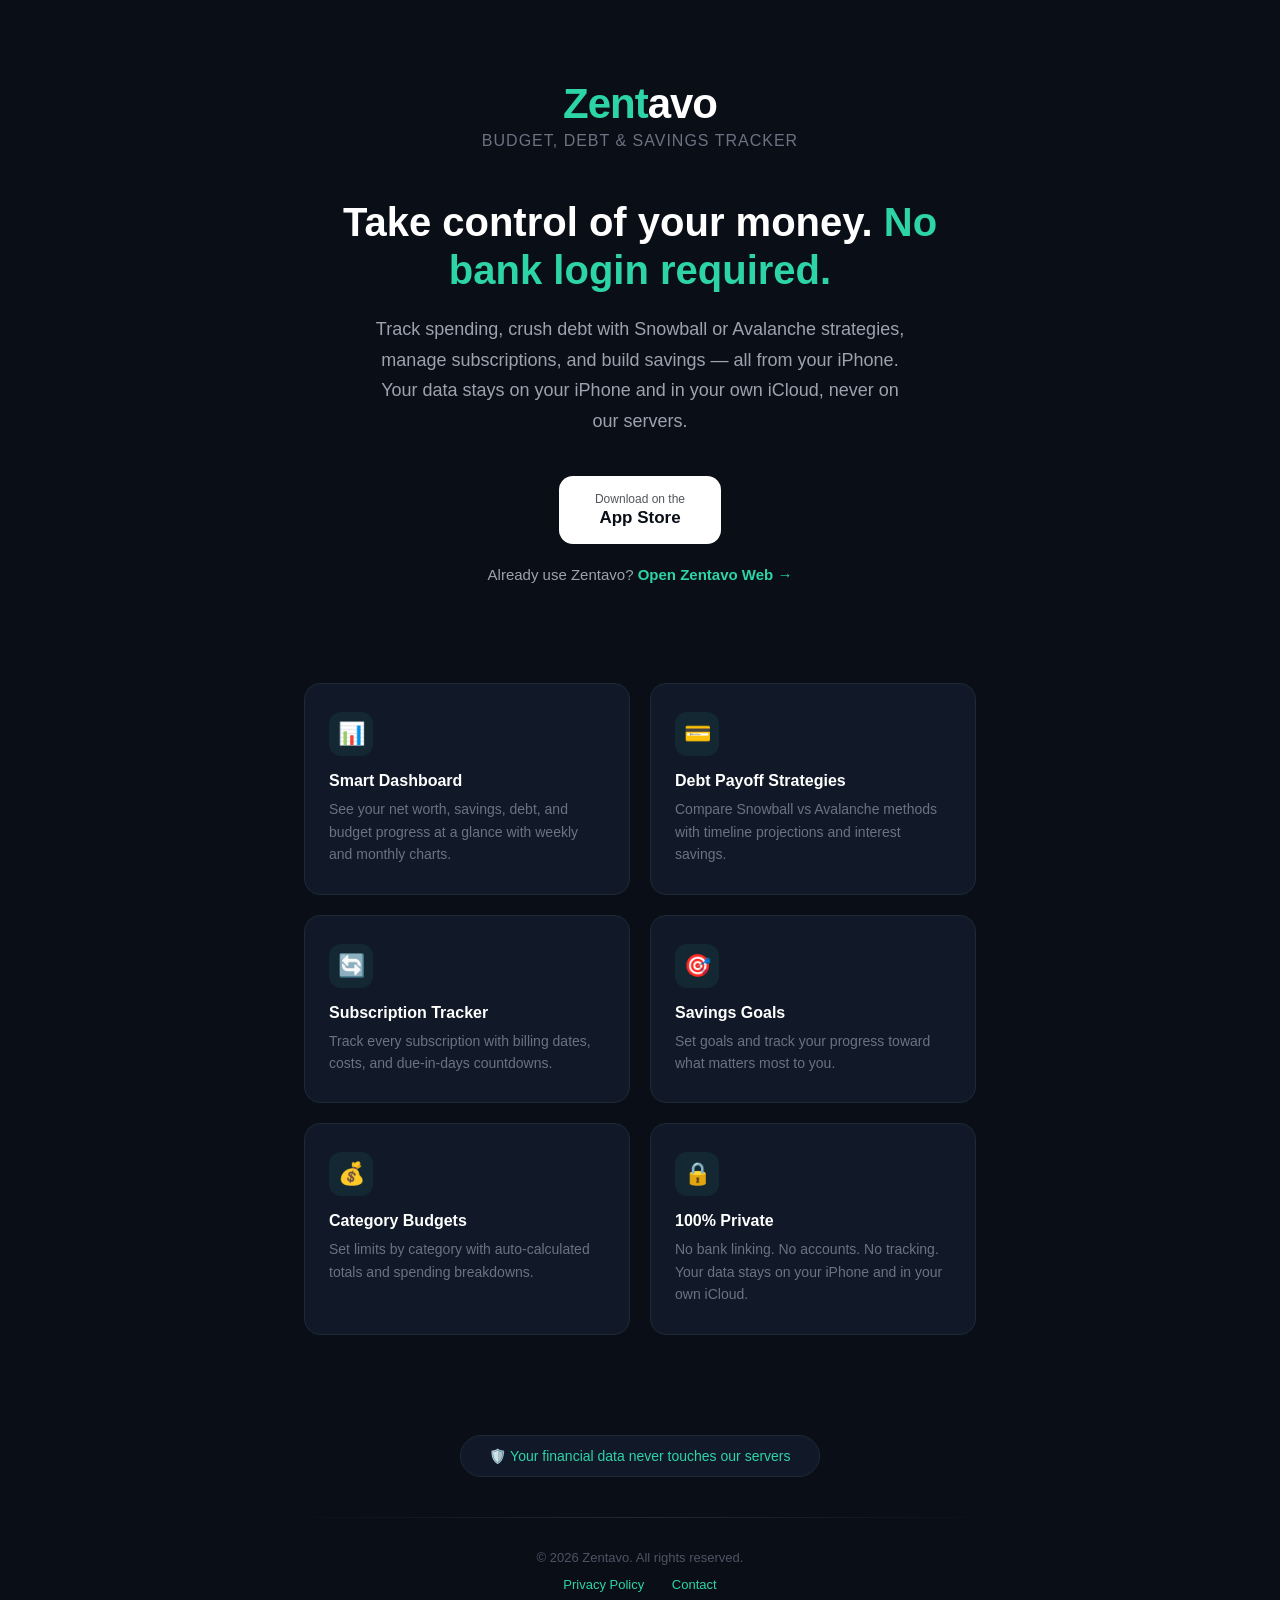
<file: index.html>
<!DOCTYPE html>
<html lang="en">
<head>
    <meta charset="UTF-8">
    <meta name="viewport" content="width=device-width, initial-scale=1.0">
    <title>Zentavo — Budget, Debt & Savings Tracker</title>
    <style>
        * { margin: 0; padding: 0; box-sizing: border-box; }
        body {
            font-family: -apple-system, BlinkMacSystemFont, 'Segoe UI', Roboto, sans-serif;
            background: #0a0e17;
            color: #c8cdd6;
            min-height: 100vh;
            overflow-x: hidden;
        }
        .hero {
            max-width: 720px;
            margin: 0 auto;
            padding: 80px 24px 60px;
            text-align: center;
        }
        .logo {
            font-size: 42px;
            font-weight: 700;
            color: #2dd4a8;
            letter-spacing: -1px;
            margin-bottom: 4px;
        }
        .logo span { color: #ffffff; }
        .tagline {
            font-size: 16px;
            color: #6b7280;
            margin-bottom: 48px;
            letter-spacing: 1px;
            text-transform: uppercase;
            font-weight: 500;
        }
        h1 {
            font-size: 40px;
            font-weight: 700;
            color: #ffffff;
            line-height: 1.2;
            margin-bottom: 20px;
        }
        h1 em {
            font-style: normal;
            color: #2dd4a8;
        }
        .subtitle {
            font-size: 18px;
            line-height: 1.7;
            color: #9ca3af;
            max-width: 540px;
            margin: 0 auto 40px;
        }
        .app-store-btn {
            display: inline-block;
            background: #ffffff;
            color: #0a0e17;
            padding: 16px 36px;
            border-radius: 14px;
            font-size: 17px;
            font-weight: 600;
            text-decoration: none;
            transition: all 0.2s;
        }
        .app-store-btn:hover {
            background: #2dd4a8;
            color: #0a0e17;
            transform: translateY(-2px);
        }
        .app-store-btn .small {
            font-size: 12px;
            font-weight: 400;
            display: block;
            margin-bottom: 2px;
            opacity: 0.7;
        }
        .features {
            max-width: 720px;
            margin: 0 auto;
            padding: 40px 24px 60px;
        }
        .features-grid {
            display: grid;
            grid-template-columns: 1fr 1fr;
            gap: 20px;
        }
        @media (max-width: 520px) {
            .features-grid { grid-template-columns: 1fr; }
            h1 { font-size: 30px; }
        }
        .feature-card {
            background: #111827;
            border: 1px solid #1f2937;
            border-radius: 16px;
            padding: 28px 24px;
        }
        .feature-icon {
            width: 44px;
            height: 44px;
            background: #2dd4a815;
            border-radius: 12px;
            display: flex;
            align-items: center;
            justify-content: center;
            margin-bottom: 16px;
            font-size: 22px;
        }
        .feature-card h3 {
            font-size: 16px;
            font-weight: 600;
            color: #ffffff;
            margin-bottom: 8px;
        }
        .feature-card p {
            font-size: 14px;
            line-height: 1.6;
            color: #6b7280;
        }
        .privacy-banner {
            max-width: 720px;
            margin: 0 auto;
            padding: 40px 24px;
            text-align: center;
        }
        .privacy-badge {
            display: inline-block;
            background: #111827;
            border: 1px solid #1f2937;
            border-radius: 100px;
            padding: 12px 28px;
            font-size: 14px;
            color: #2dd4a8;
            font-weight: 500;
        }
        .divider {
            height: 1px;
            max-width: 720px;
            margin: 0 auto;
            background: linear-gradient(to right, transparent, #1f2937, transparent);
        }
        .footer {
            max-width: 720px;
            margin: 0 auto;
            padding: 32px 24px;
            text-align: center;
            font-size: 13px;
            color: #4b5563;
        }
        .footer a {
            color: #2dd4a8;
            text-decoration: none;
            margin: 0 12px;
        }
        .footer a:hover { text-decoration: underline; }
    </style>
</head>
<body>
    <div class="hero">
        <div class="logo">Zent<span>avo</span></div>
        <div class="tagline">Budget, Debt & Savings Tracker</div>
        <h1>Take control of your money. <em>No bank login required.</em></h1>
        <p class="subtitle">Track spending, crush debt with Snowball or Avalanche strategies, manage subscriptions, and build savings — all from your iPhone. Your data stays on your iPhone and in your own iCloud, never on our servers.</p>
        <a href="https://apps.apple.com/us/app/zentavo/id6759969513" class="app-store-btn">
            <span class="small">Download on the</span>
            App Store
        </a>
        <p style="margin-top:22px;font-size:15px;color:#9ca3af">Already use Zentavo? <a href="/app/" style="color:#2dd4a8;font-weight:600;text-decoration:none">Open Zentavo Web &rarr;</a></p>
    </div>

    <div class="features">
        <div class="features-grid">
            <div class="feature-card">
                <div class="feature-icon">📊</div>
                <h3>Smart Dashboard</h3>
                <p>See your net worth, savings, debt, and budget progress at a glance with weekly and monthly charts.</p>
            </div>
            <div class="feature-card">
                <div class="feature-icon">💳</div>
                <h3>Debt Payoff Strategies</h3>
                <p>Compare Snowball vs Avalanche methods with timeline projections and interest savings.</p>
            </div>
            <div class="feature-card">
                <div class="feature-icon">🔄</div>
                <h3>Subscription Tracker</h3>
                <p>Track every subscription with billing dates, costs, and due-in-days countdowns.</p>
            </div>
            <div class="feature-card">
                <div class="feature-icon">🎯</div>
                <h3>Savings Goals</h3>
                <p>Set goals and track your progress toward what matters most to you.</p>
            </div>
            <div class="feature-card">
                <div class="feature-icon">💰</div>
                <h3>Category Budgets</h3>
                <p>Set limits by category with auto-calculated totals and spending breakdowns.</p>
            </div>
            <div class="feature-card">
                <div class="feature-icon">🔒</div>
                <h3>100% Private</h3>
                <p>No bank linking. No accounts. No tracking. Your data stays on your iPhone and in your own iCloud.</p>
            </div>
        </div>
    </div>

    <div class="privacy-banner">
        <div class="privacy-badge">🛡️ Your financial data never touches our servers</div>
    </div>

    <div class="divider"></div>

    <div class="footer">
        <p>© 2026 Zentavo. All rights reserved.</p>
        <p style="margin-top: 12px;">
            <a href="/privacy">Privacy Policy</a>
            <a href="mailto:support@marketsoleil.com">Contact</a>
        </p>
    </div>
</body>
</html>
</file>
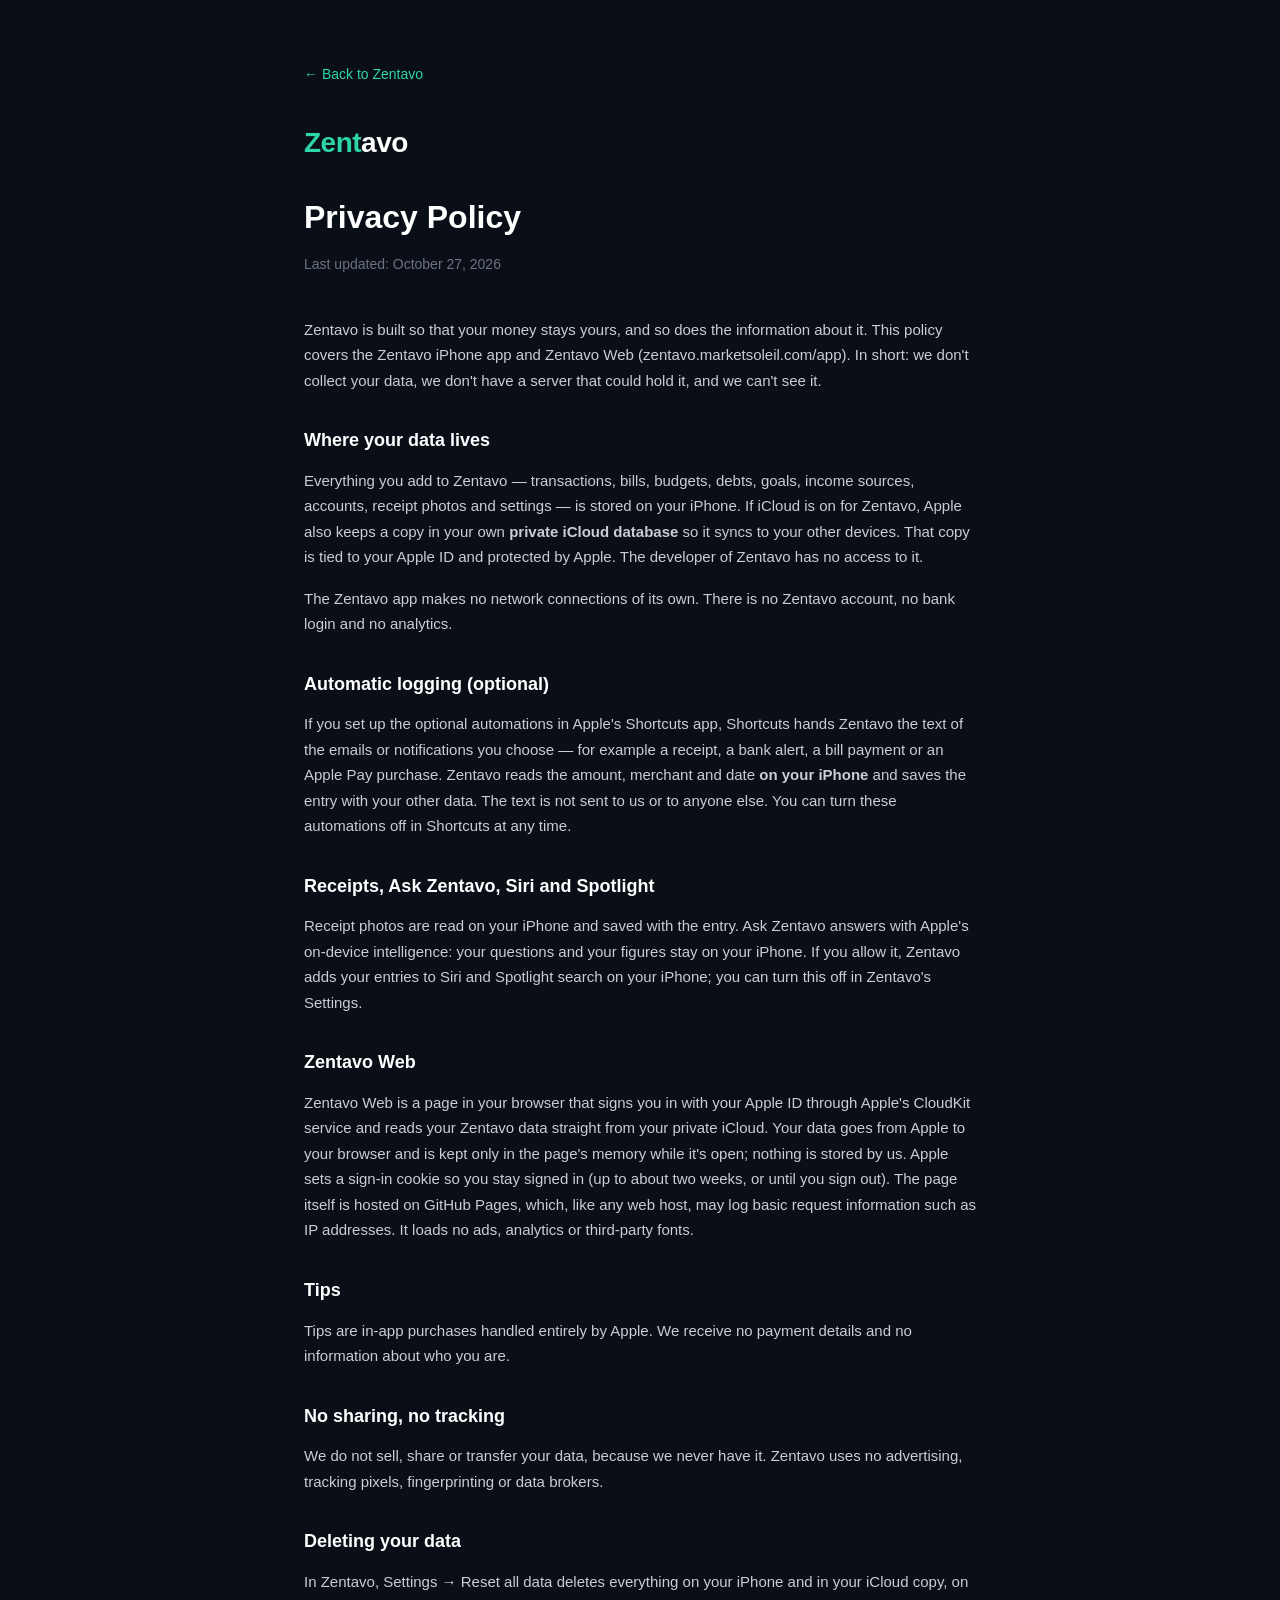
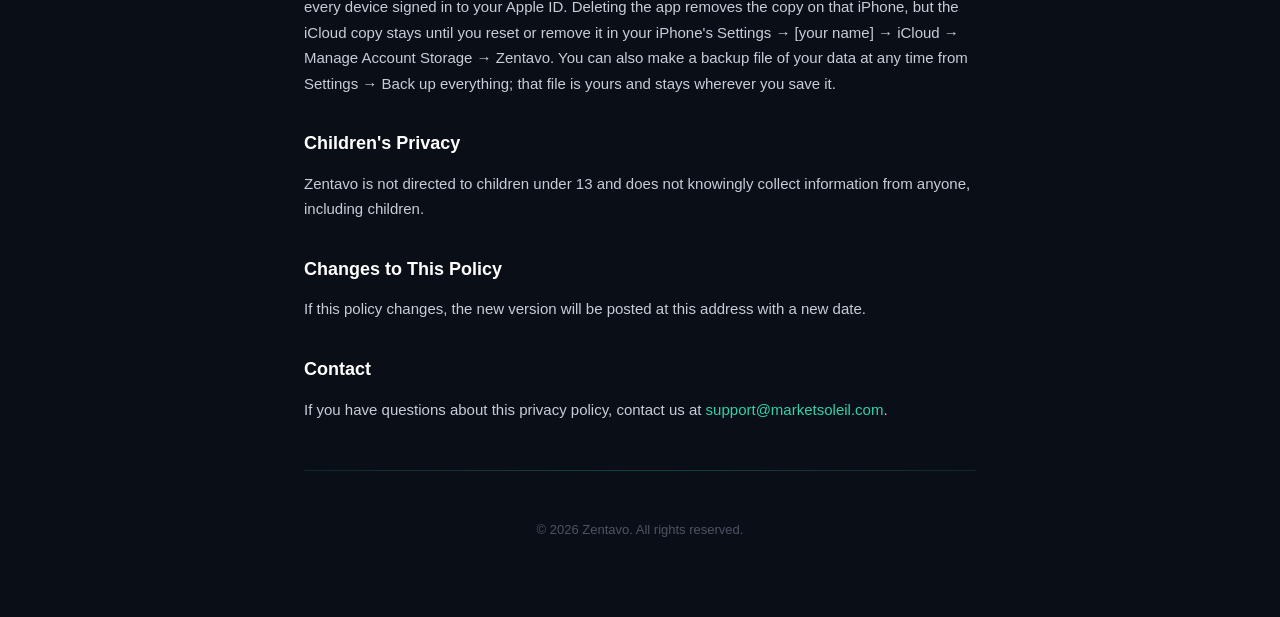
<file: privacy/index.html>
<!DOCTYPE html>
<html lang="en">
<head>
    <meta charset="UTF-8">
    <meta name="viewport" content="width=device-width, initial-scale=1.0">
    <title>Zentavo — Privacy Policy</title>
    <style>
        * { margin: 0; padding: 0; box-sizing: border-box; }
        body {
            font-family: -apple-system, BlinkMacSystemFont, 'Segoe UI', Roboto, sans-serif;
            background: #0a0e17;
            color: #c8cdd6;
            line-height: 1.7;
            min-height: 100vh;
        }
        .container {
            max-width: 720px;
            margin: 0 auto;
            padding: 60px 24px;
        }
        .logo {
            font-size: 28px;
            font-weight: 700;
            color: #2dd4a8;
            margin-bottom: 8px;
            letter-spacing: -0.5px;
        }
        .logo span {
            color: #ffffff;
        }
        h1 {
            font-size: 32px;
            font-weight: 700;
            color: #ffffff;
            margin: 24px 0 8px;
        }
        .updated {
            color: #6b7280;
            font-size: 14px;
            margin-bottom: 40px;
        }
        h2 {
            font-size: 18px;
            font-weight: 600;
            color: #ffffff;
            margin: 32px 0 12px;
        }
        p {
            margin-bottom: 16px;
            font-size: 15px;
        }
        a {
            color: #2dd4a8;
            text-decoration: none;
        }
        a:hover {
            text-decoration: underline;
        }
        .divider {
            height: 1px;
            background: linear-gradient(to right, #2dd4a822, #2dd4a844, #2dd4a822);
            margin: 48px 0 32px;
        }
        .footer {
            text-align: center;
            color: #4b5563;
            font-size: 13px;
            margin-top: 48px;
        }
        .back-link {
            display: inline-block;
            margin-bottom: 32px;
            font-size: 14px;
            color: #2dd4a8;
        }
    </style>
</head>
<body>
    <div class="container">
        <a href="/" class="back-link">← Back to Zentavo</a>
        <div class="logo">Zent<span>avo</span></div>
        <h1>Privacy Policy</h1>
        <p class="updated">Last updated: October 27, 2026</p>

        <p>Zentavo is built so that your money stays yours, and so does the information about it. This policy covers the Zentavo iPhone app and Zentavo Web (zentavo.marketsoleil.com/app). In short: we don't collect your data, we don't have a server that could hold it, and we can't see it.</p>

        <h2>Where your data lives</h2>
        <p>Everything you add to Zentavo — transactions, bills, budgets, debts, goals, income sources, accounts, receipt photos and settings — is stored on your iPhone. If iCloud is on for Zentavo, Apple also keeps a copy in your own <strong>private iCloud database</strong> so it syncs to your other devices. That copy is tied to your Apple ID and protected by Apple. The developer of Zentavo has no access to it.</p>
        <p>The Zentavo app makes no network connections of its own. There is no Zentavo account, no bank login and no analytics.</p>

        <h2>Automatic logging (optional)</h2>
        <p>If you set up the optional automations in Apple's Shortcuts app, Shortcuts hands Zentavo the text of the emails or notifications you choose — for example a receipt, a bank alert, a bill payment or an Apple Pay purchase. Zentavo reads the amount, merchant and date <strong>on your iPhone</strong> and saves the entry with your other data. The text is not sent to us or to anyone else. You can turn these automations off in Shortcuts at any time.</p>

        <h2>Receipts, Ask Zentavo, Siri and Spotlight</h2>
        <p>Receipt photos are read on your iPhone and saved with the entry. Ask Zentavo answers with Apple's on-device intelligence: your questions and your figures stay on your iPhone. If you allow it, Zentavo adds your entries to Siri and Spotlight search on your iPhone; you can turn this off in Zentavo's Settings.</p>

        <h2>Zentavo Web</h2>
        <p>Zentavo Web is a page in your browser that signs you in with your Apple ID through Apple's CloudKit service and reads your Zentavo data straight from your private iCloud. Your data goes from Apple to your browser and is kept only in the page's memory while it's open; nothing is stored by us. Apple sets a sign-in cookie so you stay signed in (up to about two weeks, or until you sign out). The page itself is hosted on GitHub Pages, which, like any web host, may log basic request information such as IP addresses. It loads no ads, analytics or third-party fonts.</p>

        <h2>Tips</h2>
        <p>Tips are in-app purchases handled entirely by Apple. We receive no payment details and no information about who you are.</p>

        <h2>No sharing, no tracking</h2>
        <p>We do not sell, share or transfer your data, because we never have it. Zentavo uses no advertising, tracking pixels, fingerprinting or data brokers.</p>

        <h2>Deleting your data</h2>
        <p>In Zentavo, Settings → Reset all data deletes everything on your iPhone and in your iCloud copy, on every device signed in to your Apple ID. Deleting the app removes the copy on that iPhone, but the iCloud copy stays until you reset or remove it in your iPhone's Settings → [your name] → iCloud → Manage Account Storage → Zentavo. You can also make a backup file of your data at any time from Settings → Back up everything; that file is yours and stays wherever you save it.</p>

        <h2>Children's Privacy</h2>
        <p>Zentavo is not directed to children under 13 and does not knowingly collect information from anyone, including children.</p>

        <h2>Changes to This Policy</h2>
        <p>If this policy changes, the new version will be posted at this address with a new date.</p>

        <h2>Contact</h2>
        <p>If you have questions about this privacy policy, contact us at <a href="mailto:support@marketsoleil.com">support@marketsoleil.com</a>.</p>

        <div class="divider"></div>

        <p class="footer">© 2026 Zentavo. All rights reserved.</p>
    </div>
</body>
</html>
</file>
